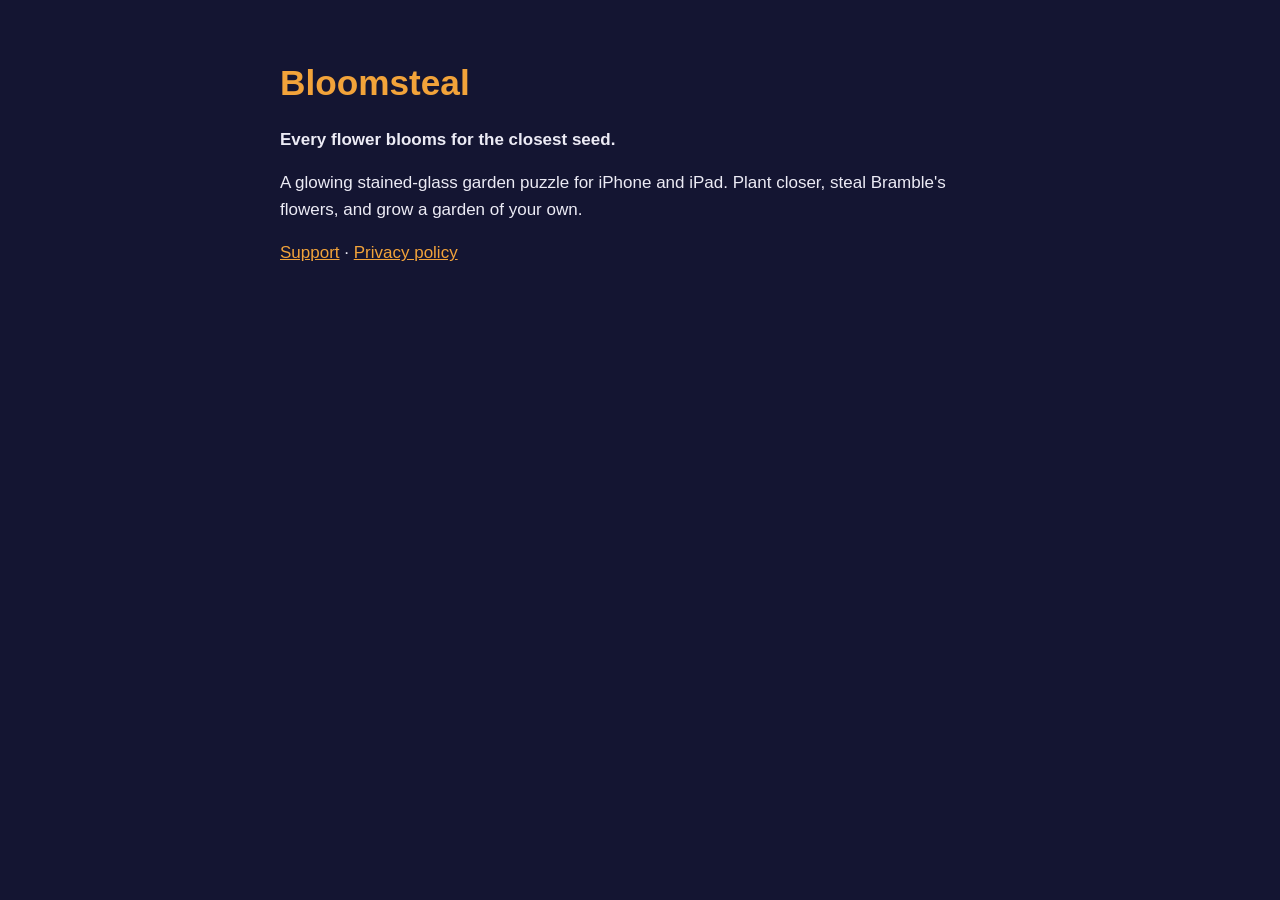
<file: index.html>
<!doctype html><html lang="en"><head><meta charset="utf-8"><meta name="viewport" content="width=device-width,initial-scale=1">
<title>Bloomsteal: Garden Puzzle</title><link rel="stylesheet" href="style.css"></head><body><main>
<h1>Bloomsteal</h1><p><strong>Every flower blooms for the closest seed.</strong></p>
<p>A glowing stained-glass garden puzzle for iPhone and iPad. Plant closer, steal Bramble's flowers, and grow a garden of your own.</p>
<p><a href="support.html">Support</a> · <a href="privacy.html">Privacy policy</a></p>
</main></body></html>
</file>
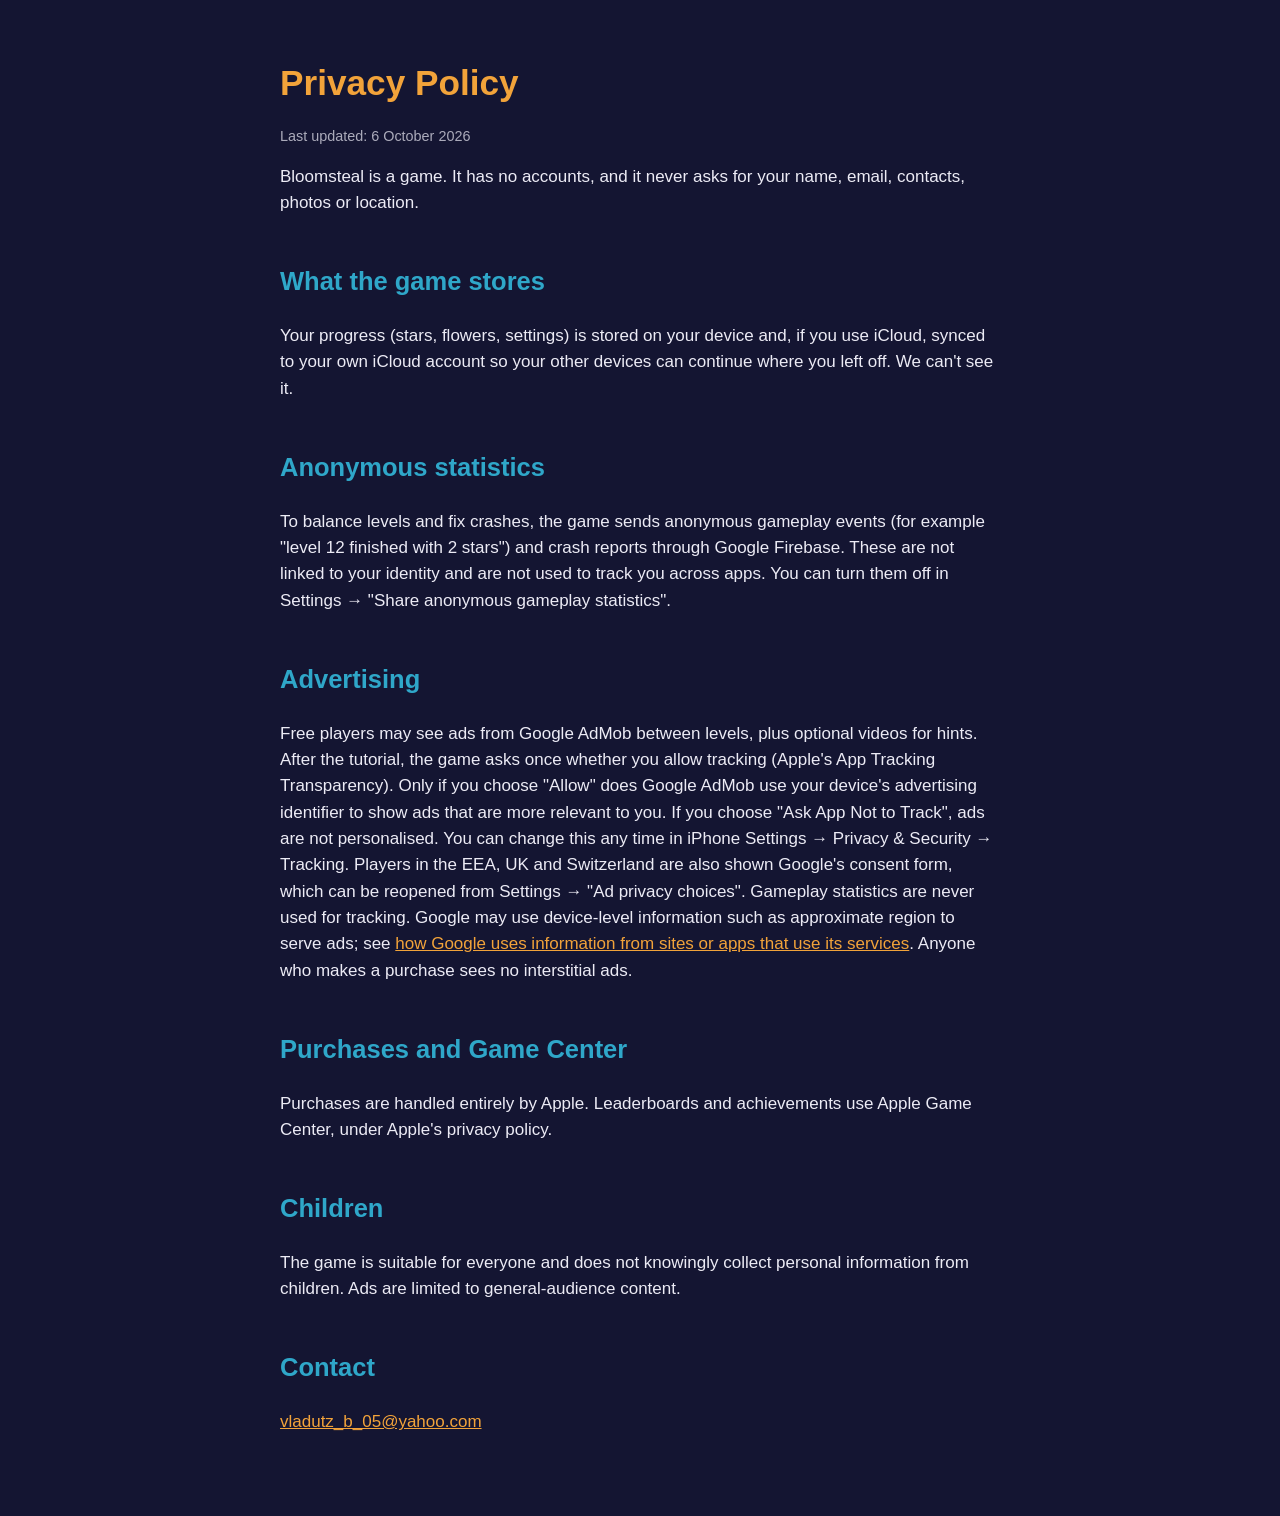
<file: privacy.html>
<!doctype html><html lang="en"><head><meta charset="utf-8"><meta name="viewport" content="width=device-width,initial-scale=1">
<title>Bloomsteal Privacy Policy</title><link rel="stylesheet" href="style.css"></head><body><main>
<h1>Privacy Policy</h1><p class="small">Last updated: 6 October 2026</p>
<p>Bloomsteal is a game. It has no accounts, and it never asks for your name, email, contacts, photos or location.</p>
<h2>What the game stores</h2><p>Your progress (stars, flowers, settings) is stored on your device and, if you use iCloud, synced to your own iCloud account so your other devices can continue where you left off. We can't see it.</p>
<h2>Anonymous statistics</h2><p>To balance levels and fix crashes, the game sends anonymous gameplay events (for example "level 12 finished with 2 stars") and crash reports through Google Firebase. These are not linked to your identity and are not used to track you across apps. You can turn them off in Settings → "Share anonymous gameplay statistics".</p>
<h2>Advertising</h2><p>Free players may see ads from Google AdMob between levels, plus optional videos for hints. After the tutorial, the game asks once whether you allow tracking (Apple's App Tracking Transparency). Only if you choose "Allow" does Google AdMob use your device's advertising identifier to show ads that are more relevant to you. If you choose "Ask App Not to Track", ads are not personalised. You can change this any time in iPhone Settings → Privacy &amp; Security → Tracking. Players in the EEA, UK and Switzerland are also shown Google's consent form, which can be reopened from Settings → "Ad privacy choices". Gameplay statistics are never used for tracking. Google may use device-level information such as approximate region to serve ads; see <a href="https://policies.google.com/technologies/partner-sites">how Google uses information from sites or apps that use its services</a>. Anyone who makes a purchase sees no interstitial ads.</p>
<h2>Purchases and Game Center</h2><p>Purchases are handled entirely by Apple. Leaderboards and achievements use Apple Game Center, under Apple's privacy policy.</p>
<h2>Children</h2><p>The game is suitable for everyone and does not knowingly collect personal information from children. Ads are limited to general-audience content.</p>
<h2>Contact</h2><p><a href="mailto:vladutz_b_05@yahoo.com">vladutz_b_05@yahoo.com</a></p>
</main></body></html>
</file>
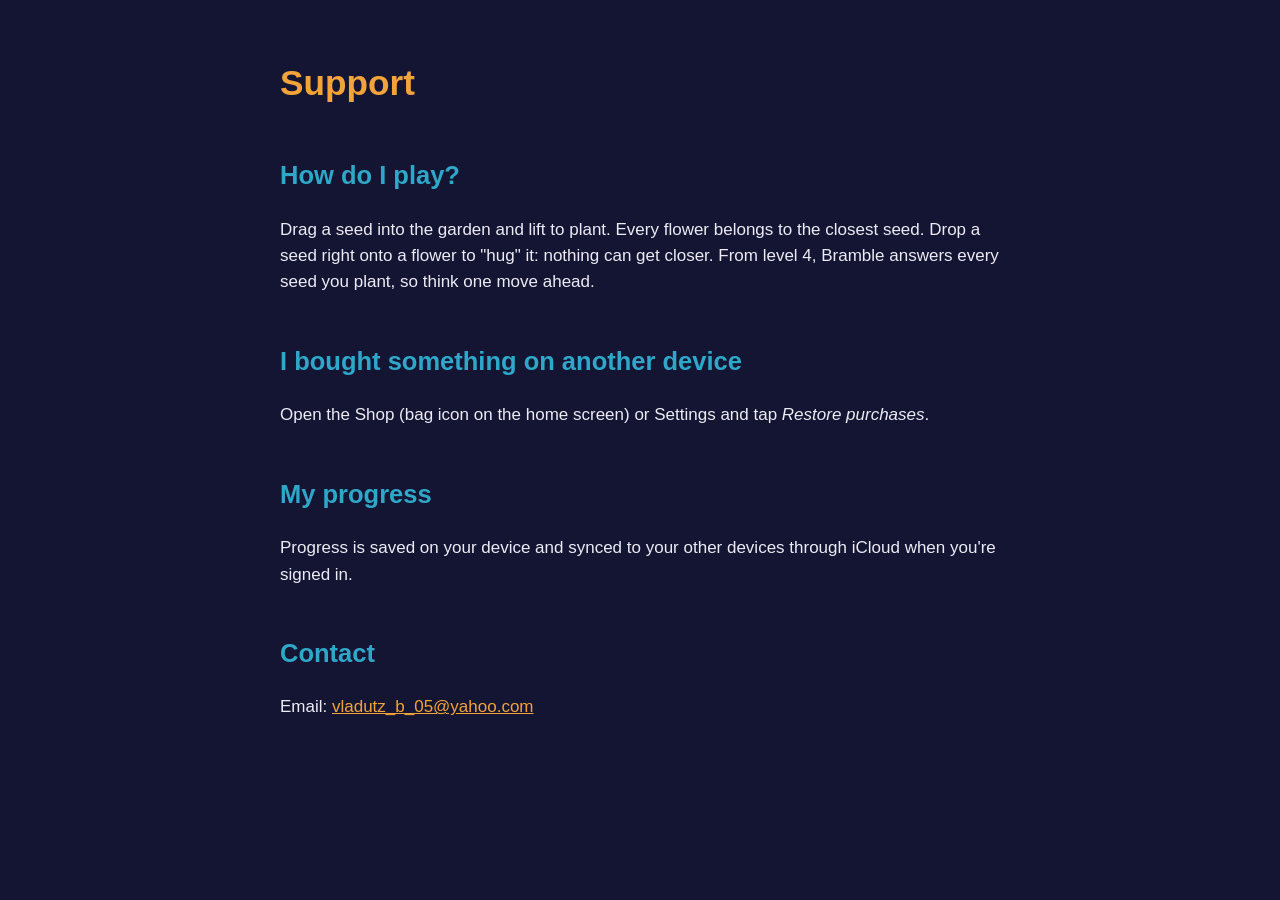
<file: support.html>
<!doctype html><html lang="en"><head><meta charset="utf-8"><meta name="viewport" content="width=device-width,initial-scale=1">
<title>Bloomsteal Support</title><link rel="stylesheet" href="style.css"></head><body><main>
<h1>Support</h1>
<h2>How do I play?</h2><p>Drag a seed into the garden and lift to plant. Every flower belongs to the closest seed. Drop a seed right onto a flower to "hug" it: nothing can get closer. From level 4, Bramble answers every seed you plant, so think one move ahead.</p>
<h2>I bought something on another device</h2><p>Open the Shop (bag icon on the home screen) or Settings and tap <em>Restore purchases</em>.</p>
<h2>My progress</h2><p>Progress is saved on your device and synced to your other devices through iCloud when you're signed in.</p>
<h2>Contact</h2><p>Email: <a href="mailto:vladutz_b_05@yahoo.com">vladutz_b_05@yahoo.com</a></p>
</main></body></html>
</file>
<file: style.css>
:root { color-scheme: dark; --bg: #141532; --amber: #f2a33a; --teal: #2fa7c9; --ink: #ecebf5; }
body { margin: 0; font: 17px/1.55 -apple-system, BlinkMacSystemFont, "Segoe UI", sans-serif; background: var(--bg); color: var(--ink); }
main { max-width: 720px; margin: 0 auto; padding: 32px 20px 64px; }
h1 { color: var(--amber); font-size: 2.2rem; margin-bottom: .2em; }
h2 { color: var(--teal); margin-top: 1.8em; }
a { color: var(--amber); }
.small { opacity: .7; font-size: .9rem; }
</file>
